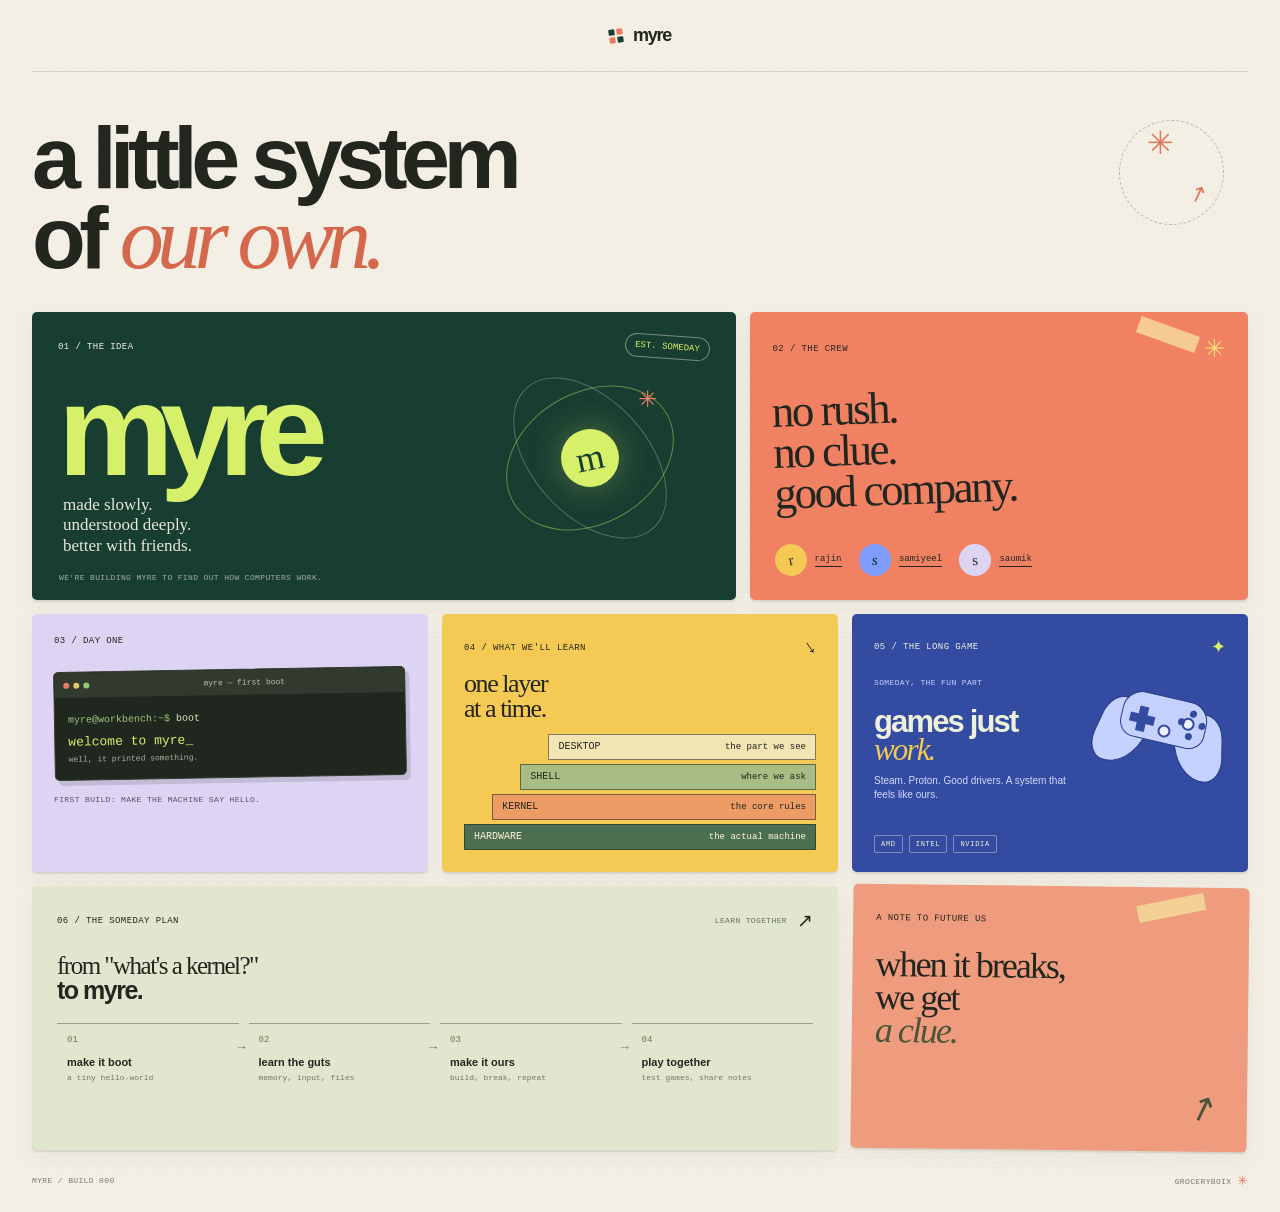
<file: site/index.html>
<!doctype html>
<html lang="en">
  <head>
    <meta charset="utf-8">
    <meta name="viewport" content="width=device-width, initial-scale=1">
    <meta name="theme-color" content="#f3efe4">
    <meta name="description" content="A playful vision board for myre, a computer project by groceryboix.">
    <title>myre os</title>
    <meta property="og:type" content="website">
    <meta property="og:title" content="myre os">
    <meta property="og:description" content="An Arch-based OS we're making to learn, test, and build together.">
    <meta property="og:image" content="https://myre-os.vercel.app/banner.png">
    <meta property="og:image:width" content="2644">
    <meta property="og:image:height" content="1692">
    <meta name="twitter:card" content="summary_large_image">
    <meta name="twitter:image" content="https://myre-os.vercel.app/banner.png">
    <link rel="icon" type="image/svg+xml" href="favicon.svg">
    <link rel="stylesheet" href="styles.css">
  </head>
  <body>
    <a class="skip-link" href="#board">skip to the board</a>
    <main class="page-shell">
      <header class="topbar">
        <a class="brand" href="#top" aria-label="myre home">
          <span class="brand-mark" aria-hidden="true"><i></i><i></i><i></i><i></i></span>
          <span>myre</span>
        </a>
      </header>

      <section class="intro" id="top" aria-labelledby="page-title">
        <h1 id="page-title">a little system<br>of <em>our own.</em></h1>
        <div class="intro-doodle" aria-hidden="true"><span>✳</span><span>↗</span></div>
      </section>

      <section class="board" id="board" aria-label="myre vision board">
        <article class="card manifesto">
          <div class="manifesto-top"><span class="card-index">01 / THE IDEA</span><span class="orbit-stamp">EST. SOMEDAY</span></div>
          <div class="manifesto-main">
            <h2>myre</h2>
            <p>made slowly.<br>understood deeply.<br>better with friends.</p>
          </div>
          <div class="boot-orbit" aria-hidden="true">
            <span class="orbit orbit-one"></span><span class="orbit orbit-two"></span>
            <span class="orbit-core">m</span><span class="orbit-spark">✳</span>
          </div>
          <p class="manifesto-foot">we're building myre to find out how computers work.</p>
        </article>

        <article class="card friends">
          <div class="card-topline"><span class="card-index">02 / THE CREW</span><span class="tiny-star" aria-hidden="true">✳</span></div>
          <p class="scribble">no rush.<br>no clue.<br>good company.</p>
          <nav class="crew-links" aria-label="groceryboix crew">
            <a class="crew-member" href="https://rajinkhan.com" target="_blank" rel="noopener noreferrer" aria-label="Rajin's website">
              <span class="avatar avatar-one" aria-hidden="true">R</span><span>rajin</span>
            </a>
            <a class="crew-member" href="https://samiyeelalim.com" target="_blank" rel="noopener noreferrer" aria-label="Samiyeel's website">
              <span class="avatar avatar-two" aria-hidden="true">S</span><span>samiyeel</span>
            </a>
            <a class="crew-member" href="https://saumik-kabbya.vercel.app/" target="_blank" rel="noopener noreferrer" aria-label="Saumik's website">
              <span class="avatar avatar-three" aria-hidden="true">S</span><span>saumik</span>
            </a>
          </nav>
          <span class="tape" aria-hidden="true"></span>
        </article>

        <article class="card first-boot">
          <div class="card-topline"><span class="card-index">03 / DAY ONE</span></div>
          <div class="terminal-window" aria-label="A tiny terminal showing the first myre boot">
            <div class="terminal-bar"><span></span><span></span><span></span><b>myre — first boot</b></div>
            <div class="terminal-content"><span class="terminal-muted">myre@workbench:~$</span> boot
              <strong>welcome to myre<span class="cursor">_</span></strong>
              <small>well, it printed something.</small>
            </div>
          </div>
          <p class="card-caption">first build: make the machine say hello.</p>
        </article>

        <article class="card layers">
          <div class="card-topline"><span class="card-index">04 / WHAT WE'LL LEARN</span><span class="layer-arrow" aria-hidden="true">↓</span></div>
          <h2>one layer<br>at a time.</h2>
          <ol class="layer-stack" aria-label="Learning path from desktop to hardware">
            <li class="layer layer-desktop">desktop <span>the part we see</span></li>
            <li class="layer layer-shell">shell <span>where we ask</span></li>
            <li class="layer layer-kernel">kernel <span>the core rules</span></li>
            <li class="layer layer-hardware">hardware <span>the actual machine</span></li>
          </ol>
        </article>

        <article class="card game-night">
          <div class="card-topline"><span class="card-index">05 / THE LONG GAME</span><span class="game-spark" aria-hidden="true">✦</span></div>
          <div class="controller-art" aria-hidden="true">
            <span class="controller-handle handle-left"></span><span class="controller-handle handle-right"></span>
            <span class="dpad"><i></i><b></b></span><span class="stick stick-one"></span><span class="stick stick-two"></span>
            <span class="button-cluster"><i></i><b></b><em></em><strong></strong></span>
            <span class="controller-seam"></span>
          </div>
          <p class="game-kicker">someday, the fun part</p>
          <h2>games just<br><em>work.</em></h2>
          <p class="game-copy">Steam. Proton. Good drivers. A system that feels like ours.</p>
          <div class="game-labels"><span>AMD</span><span>INTEL</span><span>NVIDIA</span></div>
        </article>

        <a class="card roadmap page-card-link" id="roadmap-card" href="learning.html" aria-labelledby="roadmap-title">
          <span class="card-topline">
            <span class="card-index">06 / THE SOMEDAY PLAN</span>
            <span class="roadmap-cue"><span class="roadmap-note">learn together</span><span class="roadmap-arrow" aria-hidden="true">↗</span></span>
          </span>
          <h2 id="roadmap-title">from "what's a kernel?"<br>to myre.</h2>
          <ol class="steps">
            <li><span class="step-number">01</span><span class="step-title">make it boot</span><span class="step-detail">a tiny hello-world</span></li>
            <li><span class="step-number">02</span><span class="step-title">learn the guts</span><span class="step-detail">memory, input, files</span></li>
            <li><span class="step-number">03</span><span class="step-title">make it ours</span><span class="step-detail">build, break, repeat</span></li>
            <li><span class="step-number">04</span><span class="step-title">play together</span><span class="step-detail">test games, share notes</span></li>
          </ol>
        </a>

        <article class="card sticky-note">
          <span class="card-index">A NOTE TO FUTURE US</span>
          <p>when it breaks,<br>we get<br><em>a clue.</em></p>
          <span class="note-mark" aria-hidden="true">↗</span>
          <span class="tape tape-note" aria-hidden="true"></span>
        </article>
      </section>

      <footer class="footer">
        <span>myre / build 000</span>
        <span>groceryboix <span class="footer-star">✳</span></span>
      </footer>
    </main>
  </body>
</html>
</file>
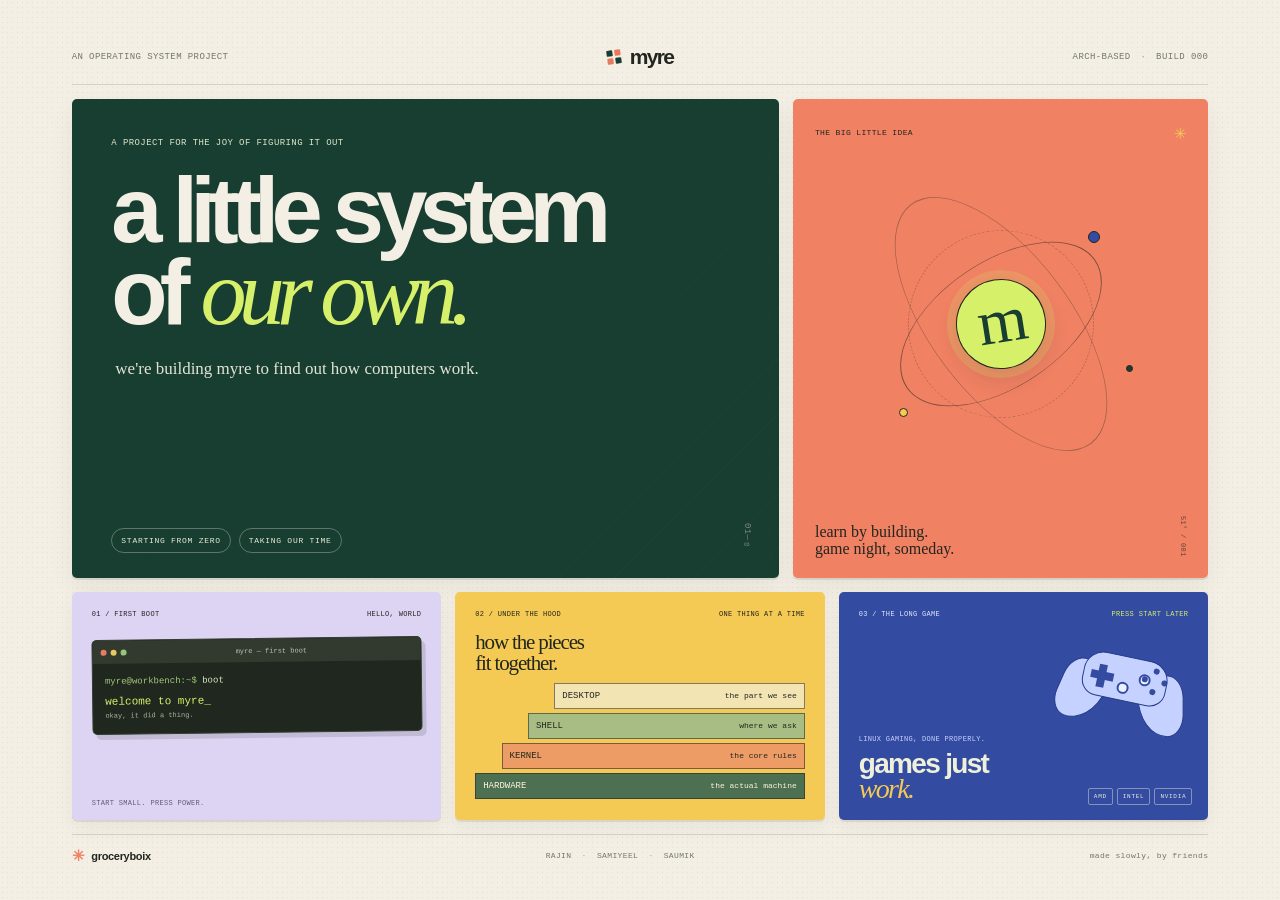
<file: site/banner.html>
<!doctype html>
<html lang="en">
  <head>
    <meta charset="utf-8">
    <meta name="viewport" content="width=device-width, initial-scale=1">
    <meta name="theme-color" content="#f3efe4">
    <meta name="description" content="myre, a little computer project by groceryboix.">
    <title>myre os</title>
    <link rel="icon" type="image/svg+xml" href="favicon.svg">
    <link rel="stylesheet" href="banner.css">
  </head>
  <body>
    <main class="poster">
      <header class="masthead">
        <p class="mast-note">an operating system project</p>
        <div class="wordmark" aria-label="myre">
          <span class="brand-mark" aria-hidden="true"><i></i><i></i><i></i><i></i></span>
          <span>myre</span>
        </div>
        <p class="mast-note mast-right">arch-based <span>·</span> build 000</p>
      </header>

      <section class="hero" aria-labelledby="banner-title">
        <article class="hero-copy">
          <p class="eyebrow">a project for the joy of figuring it out</p>
          <h1 id="banner-title">a little system<br>of <em>our own.</em></h1>
          <p class="lede">we're building myre to find out how computers work.</p>
          <div class="hero-tags"><span>starting from zero</span><span>taking our time</span></div>
          <span class="hero-index" aria-hidden="true">01—∞</span>
        </article>

        <aside class="orbit-card" aria-label="The myre project, learning now and gaming someday">
          <div class="card-meta"><span>THE BIG LITTLE IDEA</span><span>✳</span></div>
          <div class="orbit-art" aria-hidden="true">
            <span class="ring ring-one"></span>
            <span class="ring ring-two"></span>
            <span class="ring ring-three"></span>
            <span class="orbit-dot dot-one"></span>
            <span class="orbit-dot dot-two"></span>
            <span class="orbit-dot dot-three"></span>
            <span class="orbit-core"><span>m</span></span>
          </div>
          <p class="orbit-caption">learn by building.<br>game night, someday.</p>
          <span class="orbit-coordinate">51° / 001</span>
        </aside>
      </section>

      <section class="tiles" aria-label="What we're excited to build">
        <article class="tile boot-tile">
          <div class="tile-head"><span>01 / FIRST BOOT</span><span>HELLO, WORLD</span></div>
          <div class="terminal">
            <div class="terminal-bar"><i></i><i></i><i></i><b>myre — first boot</b></div>
            <div class="terminal-body"><span class="prompt">myre@workbench:~$</span> boot
              <strong>welcome to myre<span class="cursor">_</span></strong>
              <small>okay, it did a thing.</small>
            </div>
          </div>
          <p class="tile-caption">start small. press power.</p>
        </article>

        <article class="tile layers-tile">
          <div class="tile-head"><span>02 / UNDER THE HOOD</span><span>ONE THING AT A TIME</span></div>
          <h2>how the pieces<br>fit together.</h2>
          <ol class="layer-stack" aria-label="Learning path from desktop to hardware">
            <li class="layer layer-desktop">desktop <span>the part we see</span></li>
            <li class="layer layer-shell">shell <span>where we ask</span></li>
            <li class="layer layer-kernel">kernel <span>the core rules</span></li>
            <li class="layer layer-hardware">hardware <span>the actual machine</span></li>
          </ol>
        </article>

        <article class="tile play-tile">
          <div class="tile-head"><span>03 / THE LONG GAME</span><span>PRESS START LATER</span></div>
          <div class="controller" aria-hidden="true">
            <span class="pad-handle pad-left"></span><span class="pad-handle pad-right"></span>
            <span class="pad-center"></span>
            <span class="dpad"></span>
            <span class="stick stick-left"></span><span class="stick stick-right"></span>
            <span class="buttons"><i></i><b></b><em></em><strong></strong></span>
          </div>
          <p class="play-kicker">linux gaming, done properly.</p>
          <h2>games just<br><em>work.</em></h2>
          <div class="gpu-tags"><span>AMD</span><span>INTEL</span><span>NVIDIA</span></div>
        </article>
      </section>

      <footer class="credits">
        <div class="credit-team"><span class="credit-mark" aria-hidden="true">✳</span><span>groceryboix</span></div>
        <p>rajin <i>·</i> samiyeel <i>·</i> saumik</p>
        <span class="credit-note">made slowly, by friends</span>
      </footer>
    </main>
  </body>
</html>
</file>
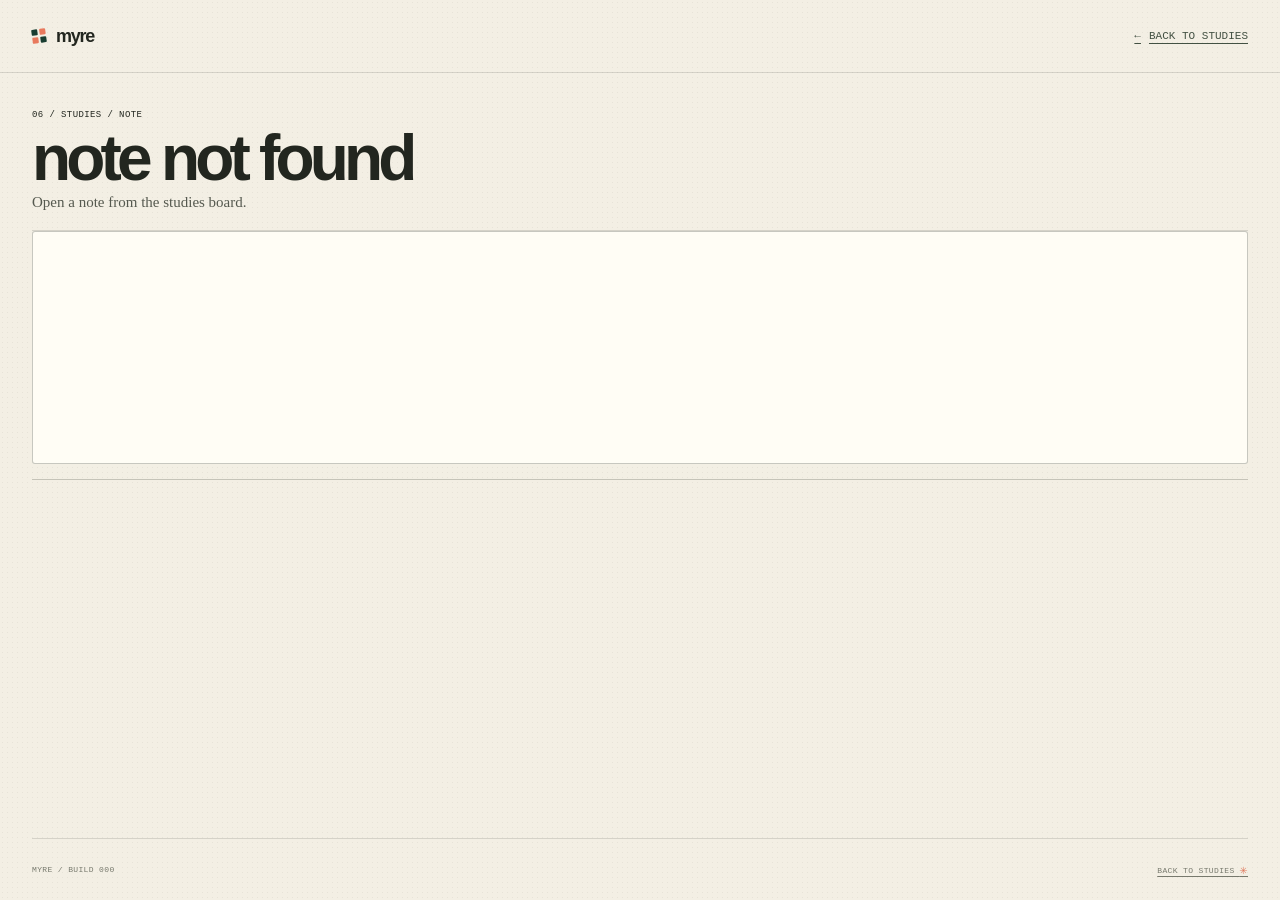
<file: site/note.html>
<!doctype html>
<html lang="en">
  <head>
    <meta charset="utf-8">
    <meta name="viewport" content="width=device-width, initial-scale=1">
    <meta name="theme-color" content="#f3efe4">
    <meta name="description" content="A note from the myre studies board.">
    <title>myre os</title>
    <link rel="icon" type="image/svg+xml" href="favicon.svg">
    <link rel="stylesheet" href="styles.css">
  </head>
  <body class="learning-page note-page">
    <a class="skip-link" href="#main">skip to note</a>
    <header class="learning-page-header">
      <div class="page-shell learning-topbar">
        <a class="brand" href="index.html#top" aria-label="myre home">
          <span class="brand-mark" aria-hidden="true"><i></i><i></i><i></i><i></i></span>
          <span>myre</span>
        </a>
        <a class="back-link" href="learning.html#crew-library-heading"><span aria-hidden="true">←</span> back to studies</a>
      </div>
    </header>

    <main class="page-shell learning-main note-main" id="main">
      <header class="studies-heading">
        <span class="card-index">06 / STUDIES / NOTE</span>
        <h1 id="note-title">opening note</h1>
        <p id="note-source">Loading from the shared board.</p>
      </header>
      <article class="markdown-viewer note-article" aria-labelledby="note-title">
        <div class="markdown-body" id="markdown-body"></div>
      </article>
      <p class="learning-status" id="note-status" role="status" aria-live="polite"></p>
    </main>

    <footer class="footer learning-page-footer page-shell">
      <span>myre / build 000</span>
      <span><a href="learning.html">back to studies <span class="footer-star" aria-hidden="true">✳</span></a></span>
    </footer>
    <script type="module" src="note.js"></script>
  </body>
</html>
</file>
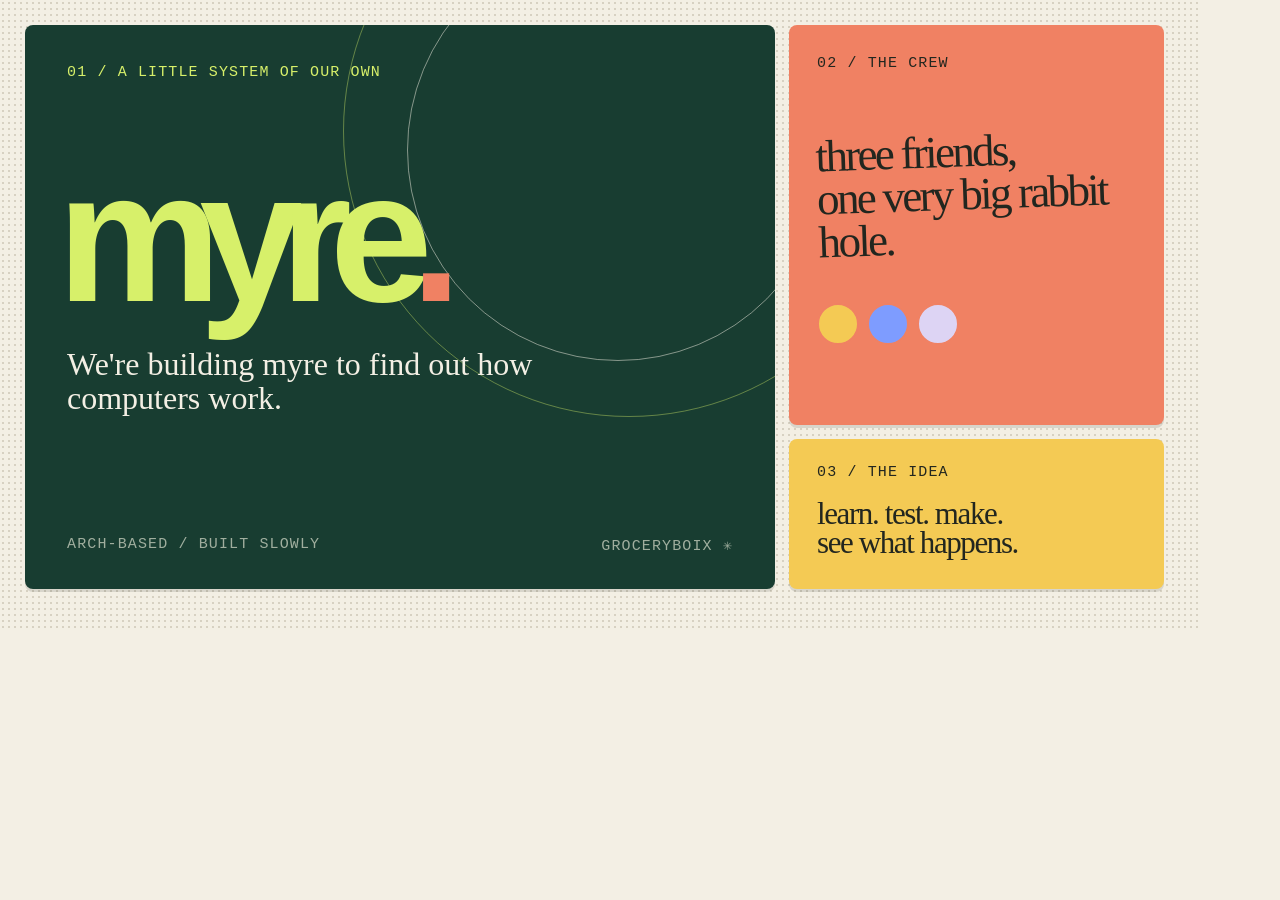
<file: site/og.html>
<!doctype html>
<html lang="en">
<head>
  <meta charset="utf-8">
  <meta name="viewport" content="width=device-width, initial-scale=1">
  <title>myre os</title>
  <style>
    * { box-sizing: border-box; }
    html, body { width: 1200px; height: 630px; margin: 0; }
    body { overflow: hidden; color: #f3efe4; background: #f3efe4; font-family: "Avenir Next", "Segoe UI", sans-serif; }
    .frame { position: relative; width: 1200px; height: 630px; padding: 25px; background-image: radial-gradient(#d7d1c2 .75px, transparent .75px); background-size: 6px 6px; }
    .board { display: grid; grid-template-columns: 750px 375px; grid-template-rows: 400px 150px; gap: 14px; width: 100%; height: 100%; }
    .hero, .crew, .step, .tag { position: relative; overflow: hidden; border-radius: 8px; box-shadow: 0 3px 0 #22261f21; }
    .hero { grid-row: span 2; padding: 37px 42px; background: #183d31; }
    .hero::before { position: absolute; right: -140px; top: -180px; width: 570px; height: 570px; content: ""; border: 1px solid #d7f06a66; border-radius: 50%; }
    .hero::after { position: absolute; right: -54px; top: -86px; width: 420px; height: 420px; content: ""; border: 1px solid #f3efe480; border-radius: 50%; }
    .eyebrow, .footer, .small { font: 15px "SF Mono", "Liberation Mono", monospace; letter-spacing: .075em; text-transform: uppercase; }
    .eyebrow { color: #d7f06a; }
    h1 { position: relative; z-index: 1; margin: 90px 0 0 -10px; color: #d7f06a; font-size: 185px; line-height: .72; letter-spacing: -.12em; font-weight: 700; }
    .subtitle { position: relative; z-index: 1; width: 470px; margin: 44px 0 0; font: 32px/1.05 "Iowan Old Style", Georgia, serif; }
    .footer { position: absolute; right: 42px; bottom: 34px; left: 42px; display: flex; justify-content: space-between; color: #e6e9d7a8; }
    .crew { padding: 28px; color: #22261f; background: #f08163; }
    .crew h2 { margin: 58px 0 0; font: 45px/.95 "Iowan Old Style", Georgia, serif; letter-spacing: -.06em; transform: rotate(-2deg); }
    .crew .small { color: #22261f; }
    .dots { display: flex; gap: 8px; margin-top: 45px; }
    .dots i { width: 42px; height: 42px; border: 2px solid #f08163; border-radius: 50%; background: #f4ca54; }
    .dots i:nth-child(2) { background: #7e9cff; }
    .dots i:nth-child(3) { background: #ddd4f4; }
    .step { padding: 23px 28px; color: #22261f; background: #f4ca54; }
    .step p { margin: 18px 0 0; font: 31px/.95 "Iowan Old Style", Georgia, serif; letter-spacing: -.045em; }
  </style>
</head>
<body>
  <main class="frame">
    <div class="board">
      <section class="hero">
        <span class="eyebrow">01 / A LITTLE SYSTEM OF OUR OWN</span>
        <h1>myre<span style="color:#f08163">.</span></h1>
        <p class="subtitle">We're building myre to find out how computers work.</p>
        <div class="footer"><span>ARCH-BASED / BUILT SLOWLY</span><span>GROCERYBOIX ✳</span></div>
      </section>
      <section class="crew">
        <span class="small">02 / THE CREW</span>
        <h2>three friends,<br>one very big rabbit hole.</h2>
        <div class="dots" aria-hidden="true"><i></i><i></i><i></i></div>
      </section>
      <section class="step">
        <span class="small">03 / THE IDEA</span>
        <p>learn. test. make.<br>see what happens.</p>
      </section>
    </div>
  </main>
</body>
</html>
</file>
<file: site/styles.css>
:root {
  color-scheme: light;
  --paper: #f3efe4;
  --ink: #22261f;
  --muted: #686b5e;
  --green: #183d31;
  --lime: #d7f06a;
  --coral: #f08163;
  --blue: #7e9cff;
  --lavender: #ddd4f4;
  --yellow: #f4ca54;
  --line: rgb(34 38 31 / 14%);
  --mono: "SF Mono", "Cascadia Code", "Liberation Mono", monospace;
  --sans: "Avenir Next", "Segoe UI", sans-serif;
  --serif: "Iowan Old Style", "Palatino Linotype", "Book Antiqua", Georgia, serif;
}

* { box-sizing: border-box; }
[hidden] { display: none !important; }

html { scroll-behavior: smooth; }

body {
  margin: 0;
  color: var(--ink);
  background-color: var(--paper);
  background-image: radial-gradient(rgb(35 39 30 / 6%) 0.55px, transparent 0.55px);
  background-size: 5px 5px;
  font-family: var(--sans);
  -webkit-font-smoothing: antialiased;
}

a { color: inherit; }

.page-shell {
  width: min(1240px, calc(100% - 64px));
  margin-inline: auto;
}

.topbar {
  position: relative;
  min-height: 72px;
  display: flex;
  align-items: center;
  justify-content: center;
  border-bottom: 1px solid var(--line);
  font-family: var(--mono);
  font-size: 10px;
  letter-spacing: .04em;
  text-transform: uppercase;
}

.brand { display: inline-flex; align-items: center; text-decoration: none; }
.brand { gap: 10px; font-family: var(--sans); font-size: 18px; font-weight: 700; letter-spacing: -.07em; text-transform: lowercase; }
.brand-mark { display: grid; grid-template-columns: repeat(2, 6px); gap: 2px; transform: rotate(-8deg); }
.brand-mark i { width: 6px; height: 6px; background: var(--green); border-radius: 1px; }
.brand-mark i:nth-child(2), .brand-mark i:nth-child(3) { background: #e8795d; }
.intro {
  position: relative;
  min-height: 240px;
  padding: 46px 0 32px;
}

.card-index, .game-kicker, .roadmap-note, .footer, .card-caption, .game-labels, .manifesto-foot {
  font-family: var(--mono);
  text-transform: uppercase;
  letter-spacing: .045em;
}

h1, h2, p { margin-top: 0; }
.intro h1 { margin: 0; font-size: clamp(48px, 7.2vw, 88px); line-height: .91; font-weight: 600; letter-spacing: -.075em; }
.intro h1 em, .game-night h2 em { color: #d5684c; font-family: var(--serif); font-weight: 500; }
.intro-doodle { position: absolute; right: 2%; top: 48px; width: 105px; height: 105px; border: 1px dashed rgb(34 38 31 / 28%); border-radius: 50%; color: #e0785c; }
.intro-doodle span:first-child { position: absolute; top: 3px; left: 27px; font-size: 32px; }
.intro-doodle span:last-child { position: absolute; right: 16px; bottom: 16px; font: 22px var(--mono); transform: rotate(-20deg); }

.board { display: grid; grid-template-columns: repeat(12, minmax(0, 1fr)); gap: 14px; align-items: stretch; }
.card { min-width: 0; position: relative; overflow: hidden; border-radius: 5px; padding: 22px; box-shadow: 0 2px 0 rgb(34 38 31 / 9%), 0 8px 20px rgb(34 38 31 / 5%); transition: transform 180ms cubic-bezier(.2, 0, 0, 1), box-shadow 180ms cubic-bezier(.2, 0, 0, 1); }
.card-index { font-size: 9px; font-weight: 500; }
.card-topline { display: flex; align-items: center; justify-content: space-between; gap: 12px; }

@media (hover: hover) {
  .card:hover { transform: translateY(-3px) rotate(-.2deg); box-shadow: 0 4px 0 rgb(34 38 31 / 9%), 0 14px 27px rgb(34 38 31 / 9%); }
  .sticky-note:hover { transform: translateY(-3px) rotate(-.5deg); }
}

.manifesto { grid-column: span 7; min-height: 288px; padding: 23px 26px 19px; color: #f3efe4; background: var(--green); }
.manifesto::after { position: absolute; inset: 0; content: ""; pointer-events: none; opacity: .18; background: repeating-linear-gradient(135deg, transparent 0 17px, rgb(243 239 228 / 8%) 17px 18px); mask-image: linear-gradient(120deg, transparent 10%, black 100%); }
.manifesto-top { position: relative; z-index: 1; display: flex; justify-content: space-between; align-items: center; }
.orbit-stamp { padding: 6px 9px; border: 1px solid rgb(243 239 228 / 44%); border-radius: 100px; color: var(--lime); font: 9px var(--mono); transform: rotate(4deg); }
.manifesto-main { position: relative; z-index: 1; margin-top: 23px; }
.manifesto-main h2 { margin: 0; color: var(--lime); font-size: clamp(82px, 11vw, 130px); font-weight: 700; letter-spacing: -.105em; line-height: .75; }
.manifesto-main p { margin: 15px 0 0 5px; color: #e6e9d7; font: 17px/1.23 var(--serif); }
.manifesto-foot { position: absolute; z-index: 1; left: 27px; bottom: 18px; margin: 0; color: rgb(243 239 228 / 64%); font-size: 8px; }
.boot-orbit { position: absolute; z-index: 1; right: 8%; top: 71px; width: 178px; height: 150px; }
.orbit { position: absolute; display: block; inset: 9px 0; border: 1px solid rgb(215 240 106 / 42%); border-radius: 50%; transform: rotate(-30deg); }
.orbit-two { inset: 17px -6px; border-color: rgb(243 239 228 / 29%); transform: rotate(48deg); }
.orbit-core { position: absolute; top: 50%; left: 50%; width: 58px; height: 58px; display: grid; place-items: center; border-radius: 50%; color: var(--green); background: var(--lime); font: 36px var(--serif); transform: translate(-50%, -50%) rotate(-12deg); box-shadow: 0 0 35px rgb(215 240 106 / 30%); }
.orbit-spark { position: absolute; top: 3px; right: 22px; color: var(--coral); font-size: 23px; }

.friends { grid-column: span 5; min-height: 288px; background: var(--coral); padding: 22px 23px; }
.friends .tiny-star { color: #f7da77; font-size: 25px; }
.scribble { margin: 21px 0 15px; font: 500 clamp(28px, 4vw, 45px)/.91 var(--serif); letter-spacing: -.055em; transform: rotate(-2deg); }
.crew-links { display: flex; align-items: center; gap: clamp(8px, 1.2vw, 16px); position: absolute; left: 23px; right: 20px; bottom: 20px; }
.crew-member { min-width: 0; min-height: 40px; display: inline-flex; align-items: center; gap: 6px; color: var(--ink); font: 9px var(--mono); text-decoration: none; text-transform: lowercase; }
.crew-member span:last-child { border-bottom: 1px solid currentColor; padding-bottom: 2px; }
.crew-member:focus-visible { border-radius: 2px; outline: 2px solid var(--green); outline-offset: 3px; }
.avatar { flex: 0 0 36px; display: grid; place-items: center; width: 36px; height: 36px; border: 2px solid var(--coral); border-radius: 50%; color: var(--ink); font: 15px var(--serif); }
.avatar-one { background: var(--yellow); transform: rotate(-11deg); }
.avatar-two { background: var(--blue); transform: rotate(7deg); }
.avatar-three { background: var(--lavender); transform: rotate(-4deg); }
.tape { position: absolute; top: 14px; right: 49px; width: 62px; height: 17px; background: rgb(249 230 169 / 72%); transform: rotate(20deg); }

.first-boot { grid-column: span 4; min-height: 249px; background: var(--lavender); }
.terminal-window { margin-top: 23px; overflow: hidden; border: 1px solid #343c31; border-radius: 5px; color: #d8e9bf; background: #20271f; box-shadow: 4px 5px 0 rgb(31 37 28 / 14%); transform: rotate(-1deg); }
.terminal-bar { min-height: 25px; display: flex; align-items: center; gap: 4px; padding: 0 9px; background: #323a30; }
.terminal-bar span { width: 6px; height: 6px; border-radius: 50%; background: #e57d64; }
.terminal-bar span:nth-child(2) { background: #e7c85c; }
.terminal-bar span:nth-child(3) { background: #94c776; }
.terminal-bar b { margin-inline: auto; color: #bbc1b4; font: 8px var(--mono); }
.terminal-content { padding: 15px 13px 13px; font: 10px/1.6 var(--mono); }
.terminal-muted { color: #a2c77b; }
.terminal-content strong, .terminal-content small { display: block; }
.terminal-content strong { margin-top: 4px; color: var(--lime); font-size: 13px; font-weight: 500; }
.terminal-content small { color: #aab3a1; font-size: 8px; }
.cursor { animation: blink 1.1s steps(2, start) infinite; }
.card-caption { margin: 17px 0 0; color: #565268; font-size: 8px; }

.layers { grid-column: span 4; min-height: 249px; background: var(--yellow); }
.layers h2 { margin: 12px 0; font: 500 26px/.98 var(--serif); letter-spacing: -.055em; }
.layer-arrow { font: 20px var(--mono); transform: rotate(-35deg); }
.layer-stack { display: grid; gap: 4px; width: 100%; margin: 0; padding: 0; list-style: none; }
.layer { display: flex; align-items: center; justify-content: space-between; gap: 8px; min-height: 26px; padding: 4px 9px; border: 1px solid rgb(34 38 31 / 55%); font: 10px/1.2 var(--mono); text-transform: uppercase; }
.layer span { font-size: 9px; text-align: right; text-transform: none; }
.layer-desktop { width: 76%; margin-left: 24%; background: #f3e4b3; }
.layer-shell { width: 84%; margin-left: 16%; background: #a8bd84; }
.layer-kernel { width: 92%; margin-left: 8%; background: #ed9c66; }
.layer-hardware { color: #fff7da; background: #4d6f52; }
.page-card-link { display: block; color: inherit; text-decoration: none; }
.page-card-link:focus-visible { outline: 2px solid var(--green); outline-offset: 4px; }
.roadmap-cue { display: inline-flex; align-items: center; gap: 10px; }
.roadmap-arrow { display: inline-block; font: 19px var(--mono); transition: transform 180ms ease; }
.page-card-link:hover .roadmap-arrow { transform: translate(2px, -2px); }
.learning-page-header { border-bottom: 1px solid var(--line); }
.learning-topbar { min-height: 72px; display: flex; align-items: center; justify-content: space-between; gap: 16px; }
.back-link { min-height: 44px; display: inline-flex; align-items: center; gap: 8px; color: #435143; font: 9px var(--mono); text-decoration-thickness: 1px; text-underline-offset: 4px; text-transform: uppercase; }
.back-link:focus-visible, .learning-page-footer a:focus-visible, .plain-button:focus-visible, .study-access input:focus-visible, .study-access select:focus-visible, .study-access button:focus-visible { outline: 2px solid var(--green); outline-offset: 3px; }
.learning-main { padding-block: 30px 12px; }
.studies-heading { padding-bottom: 18px; border-bottom: 1px solid var(--line); }
.studies-heading h1 { margin: 7px 0 3px; font-size: clamp(40px, 5vw, 64px); line-height: .95; font-weight: 600; letter-spacing: -.075em; }
.studies-heading p { margin: 0; color: #55594f; font: 15px/1.35 var(--serif); }
.study-access { display: flex; align-items: center; flex-wrap: wrap; gap: 10px 18px; padding-block: 12px; border-bottom: 1px solid var(--line); }
.study-access p { flex: 1 1 250px; margin: 0; color: #55594f; font: 10px/1.4 var(--sans); }
.study-access form, .signed-in { display: flex; align-items: center; flex-wrap: wrap; gap: 7px; }
.study-access label, .signed-in { color: var(--ink); font: 10px var(--mono); }
.study-access input, .study-access select { min-height: 44px; min-width: min(150px, 100%); padding: 8px 10px; border: 1px solid rgb(34 38 31 / 40%); border-radius: 3px; background: #fffaf0; color: var(--ink); font: 12px var(--sans); }
.study-access .field-error { flex-basis: 100%; }
.study-access .pin-button { min-height: 44px; margin: 0; }
.signed-in button { min-height: 40px; padding-inline: 9px; border: 1px solid rgb(34 38 31 / 35%); border-radius: 3px; color: var(--ink); background: #fffaf0; font: 9px var(--mono); cursor: pointer; }
.learning-content { padding-block: 18px 4px; }
.learning-page .learning-section { min-width: 0; padding: 18px; border: 1px solid rgb(34 38 31 / 20%); border-radius: 4px; background: rgb(255 250 233 / 80%); }
.learning-page .learning-section h2 { margin: 0; font: 500 22px/1.05 var(--serif); letter-spacing: -.04em; }
.learning-section-note { color: rgb(34 38 31 / 72%); font-size: 11px; line-height: 1.5; }
.learning-columns { display: grid; grid-template-columns: 1fr; gap: 14px; margin-top: 18px; }
.learning-section { min-width: 0; }
.learning-page .learning-columns { margin-top: 14px; }
.learning-section h2 { margin: 0; font: 600 13px var(--sans); letter-spacing: -.02em; }
.learning-section-note { margin: 4px 0 12px; font-size: 10px; }
.video-fields { display: grid; gap: 9px; }
.field-group { display: grid; gap: 4px; min-width: 0; }
.field-group label { font: 9px var(--mono); text-transform: uppercase; letter-spacing: .04em; }
.field-group label span { color: rgb(34 38 31 / 65%); text-transform: lowercase; }
.field-group input, .field-group select, .field-group textarea { width: 100%; min-height: 40px; padding: 9px 10px; border: 1px solid rgb(34 38 31 / 40%); border-radius: 3px; color: var(--ink); background: rgb(255 250 233 / 82%); font: 11px var(--sans); }
.field-group textarea { min-height: 110px; resize: vertical; line-height: 1.5; }
.field-group input::placeholder { color: #666557; opacity: 1; }
.field-group input:focus-visible, .field-group select:focus-visible, .field-group textarea:focus-visible, .pin-button:focus-visible, .video-remove:focus-visible, .lesson-link:focus-visible, .progress-person input:focus-visible, .task-control:focus-visible, .task-remove:focus-visible { outline: 2px solid var(--green); outline-offset: 2px; }
.field-group small { color: #55594f; font: 9px/1.4 var(--sans); }
.field-group .field-error { color: #743723; }
.field-group input[aria-invalid="true"] { border-color: #743723; }
.pin-button { min-height: 42px; margin-top: 9px; padding: 0 14px; border: 1px solid var(--green); border-radius: 3px; color: var(--paper); background: var(--green); font: 9px var(--mono); letter-spacing: .04em; text-transform: uppercase; cursor: pointer; }
.pin-button:active, .video-remove:active { transform: translateY(1px); }
.video-list { display: grid; grid-template-columns: repeat(auto-fit, minmax(min(100%, 225px), 1fr)); gap: 10px; margin-top: 12px; }
.empty-videos { margin: 0; padding: 13px; border: 1px dashed rgb(34 38 31 / 40%); color: #535547; font: 10px/1.5 var(--sans); }
.video-item, .lesson-item { min-width: 0; padding: 9px; border: 1px solid rgb(34 38 31 / 26%); border-radius: 3px; background: rgb(255 247 214 / 55%); }
.video-thumb { position: relative; display: block; overflow: hidden; aspect-ratio: 16 / 9; border: 1px solid rgb(34 38 31 / 30%); background: #e5d7a7; }
.video-thumb:focus-visible { outline: 2px solid var(--green); outline-offset: 2px; }
.video-thumb::after { position: absolute; inset: 0; display: grid; place-items: center; content: "▶"; color: white; font-size: 23px; text-shadow: 0 1px 4px rgb(0 0 0 / 75%); pointer-events: none; }
.video-thumb img { display: block; width: 100%; height: 100%; object-fit: cover; }
.video-item-heading { display: flex; align-items: flex-start; justify-content: space-between; gap: 8px; margin-top: 8px; }
.video-item-heading h3, .lesson-item h4 { margin: 0; font: 600 11px/1.3 var(--sans); overflow-wrap: anywhere; }
.video-remove { flex: 0 0 auto; min-width: 42px; min-height: 30px; padding: 3px; border: 0; color: #535547; background: transparent; font: 8px var(--mono); text-decoration: underline; cursor: pointer; }
.progress-checks { min-width: 0; margin: 8px 0 0; padding: 7px 0 0; border: 0; border-top: 1px solid rgb(34 38 31 / 20%); }
.progress-checks legend { padding: 0 5px 0 0; color: #57594e; font: 8px var(--mono); text-transform: uppercase; letter-spacing: .04em; }
.progress-people { display: grid; grid-template-columns: repeat(3, minmax(0, 1fr)); gap: 3px; }
.progress-person { display: flex; min-width: 0; min-height: 44px; align-items: center; gap: 4px; padding: 3px; border-radius: 2px; font: 8px var(--mono); text-transform: lowercase; cursor: pointer; }
.progress-person input { flex: 0 0 16px; width: 16px; height: 16px; margin: 0; accent-color: var(--green); }
.progress-person span { min-width: 0; overflow-wrap: anywhere; }
.lesson-folders { display: grid; grid-template-columns: repeat(3, minmax(0, 1fr)); gap: 12px; }
.lesson-folder { min-width: 0; }
.lesson-folder-heading { display: flex; align-items: baseline; flex-wrap: wrap; justify-content: space-between; gap: 4px 10px; margin-bottom: 7px; }
.lesson-folder-heading h3 { margin: 0; font: 600 11px var(--sans); }
.lesson-list { display: grid; gap: 7px; }
.lesson-item h4 { font-size: 10px; }
.lesson-item p { margin: 4px 0 0; color: rgb(34 38 31 / 76%); font-size: 9px; line-height: 1.4; }
.lesson-link { display: inline-flex; min-height: 36px; align-items: center; margin-top: 4px; color: #253e2d; font: 8px var(--mono); text-transform: uppercase; text-underline-offset: 2px; }
.note-form { display: grid; gap: 9px; max-width: 700px; margin: 12px 0 16px; padding: 11px; border: 1px dashed rgb(34 38 31 / 32%); border-radius: 3px; background: rgb(255 247 214 / 42%); }
.note-fields { display: grid; grid-template-columns: minmax(0, 1fr) minmax(120px, .55fr); gap: 9px; }
.note-actions, .note-item-actions { display: flex; flex-wrap: wrap; gap: 7px; }
.note-actions .pin-button { margin: 0; }
.plain-button { min-height: 36px; padding: 5px 10px; border: 1px solid rgb(34 38 31 / 35%); border-radius: 3px; color: var(--ink); background: #fffaf0; font: 9px var(--mono); text-decoration: none; cursor: pointer; }
.note-item-actions { margin-block: 8px; }
.learning-status { margin: 15px 0 0; padding-top: 10px; border-top: 1px solid rgb(34 38 31 / 22%); color: #55594f; font: 8px/1.5 var(--mono); }
.kanban { margin-top: 24px; padding-top: 16px; border-top: 1px solid rgb(34 38 31 / 28%); }
.kanban-heading { display: flex; flex-wrap: wrap; align-items: flex-start; justify-content: space-between; gap: 10px 20px; }
.kanban-heading h2 { margin: 0; font: 500 21px/1.05 var(--serif); letter-spacing: -.035em; }
.kanban-heading p { margin: 5px 0 0; color: #55594f; font-size: 10px; line-height: 1.4; }
.assignee-key { display: flex; flex-wrap: wrap; gap: 6px 13px; margin: 1px 0 0; padding: 0; list-style: none; }
.assignee-key li { display: inline-flex; min-height: 24px; align-items: center; gap: 5px; font: 8px var(--mono); text-transform: lowercase; }
.assignee-dot { width: 9px; height: 9px; border: 1px solid rgb(34 38 31 / 35%); border-radius: 50%; }
.assignee-rajin { --assignee-color: #ef9b7e; }
.assignee-samiyeel { --assignee-color: #91a8f2; }
.assignee-saumik { --assignee-color: #c6b8e6; }
.assignee-dot.assignee-rajin, .assignee-dot.assignee-samiyeel, .assignee-dot.assignee-saumik { background: var(--assignee-color); }
.task-form { display: grid; grid-template-columns: minmax(0, 1fr) minmax(155px, .42fr) auto; align-items: end; gap: 9px; margin-top: 13px; padding: 12px; border: 1px dashed rgb(34 38 31 / 32%); border-radius: 3px; background: rgb(255 250 233 / 48%); }
.task-form .pin-button { min-width: 88px; margin: 0; }
.kanban-columns { display: grid; grid-template-columns: repeat(3, minmax(0, 1fr)); gap: 10px; margin-top: 14px; }
.kanban-column { min-width: 0; padding: 10px; border: 1px solid rgb(34 38 31 / 20%); border-radius: 3px; background: rgb(255 250 233 / 48%); }
.kanban-column h3 { display: flex; align-items: center; justify-content: space-between; gap: 8px; margin: 0 0 9px; padding-bottom: 8px; border-bottom: 1px solid rgb(34 38 31 / 20%); font: 9px var(--mono); text-transform: uppercase; letter-spacing: .035em; }
.task-count { display: grid; min-width: 22px; min-height: 22px; place-items: center; border-radius: 50%; color: #4d5949; background: #e1e7ce; font-size: 8px; }
.kanban-task-list { display: grid; align-content: start; gap: 7px; min-height: 64px; }
.empty-column { align-self: center; margin: auto 0; padding: 14px 4px; color: #6a6b60; font: 9px/1.4 var(--mono); text-align: center; }
.kanban-task { min-width: 0; padding: 9px; border: 1px solid rgb(34 38 31 / 22%); border-inline-start: 4px solid var(--assignee-color, #77796d); border-radius: 3px; background: #fffdf5; }
.kanban-task.assignee-rajin { background: #fff0e9; }
.kanban-task.assignee-samiyeel { background: #edf1ff; }
.kanban-task.assignee-saumik { background: #f3effb; }
.kanban-task-title { margin: 0; font-size: 10px; line-height: 1.4; overflow-wrap: anywhere; }
.task-owner { display: inline-block; margin-top: 7px; color: #55594f; font: 8px var(--mono); }
.kanban-task-controls { display: grid; grid-template-columns: minmax(0, 1fr) minmax(0, 1.1fr) 42px; gap: 5px; margin-top: 8px; }
.task-control { width: 100%; min-width: 0; min-height: 38px; padding: 5px 6px; border: 1px solid rgb(34 38 31 / 27%); border-radius: 2px; color: var(--ink); background: rgb(255 250 233 / 85%); font: 8px var(--mono); }
.task-assignee { border-inline-start: 3px solid var(--assignee-color, #77796d); }
.task-assignee[data-assignee="rajin"] { --assignee-color: #ef9b7e; }
.task-assignee[data-assignee="samiyeel"] { --assignee-color: #91a8f2; }
.task-assignee[data-assignee="saumik"] { --assignee-color: #c6b8e6; }
.task-remove { min-width: 42px; min-height: 38px; padding: 4px; border: 1px solid rgb(34 38 31 / 27%); border-radius: 2px; color: #59463d; background: rgb(255 250 233 / 85%); font: 8px var(--mono); text-decoration: underline; cursor: pointer; }
.visually-hidden { position: absolute; width: 1px; height: 1px; overflow: hidden; clip: rect(0, 0, 0, 0); clip-path: inset(50%); white-space: nowrap; }
.learning-page .kanban { margin-top: 20px; padding: 18px; border: 1px solid rgb(34 38 31 / 20%); border-radius: 4px; background: #e8edda; }
.learning-page-footer { margin-top: 12px; border-top: 1px solid var(--line); }
.learning-page-footer a { color: inherit; text-underline-offset: 3px; }
.skip-link { position: absolute; z-index: 10; inset-inline-start: -9999px; top: 8px; padding: 10px 12px; border: 2px solid var(--green); border-radius: 3px; color: var(--ink); background: var(--paper); font: 10px var(--mono); }
.skip-link:focus { inset-inline-start: 16px; }

/* Studies keeps the board's visual language, with a calmer form and reading surface. */
.learning-page { min-height: 100vh; display: flex; flex-direction: column; }
.learning-page-header { flex: 0 0 auto; }
.learning-page .learning-main { flex: 1 0 auto; width: min(1240px, calc(100% - 64px)); }
.learning-page .learning-page-footer { flex: 0 0 auto; width: min(1240px, calc(100% - 64px)); }
.learning-page .study-access { display: grid; grid-template-columns: minmax(0, 1fr) auto; align-items: center; gap: 14px 24px; padding-block: 20px; }
.learning-page .study-access p { font-size: 14px; line-height: 1.5; }
.study-access form { display: grid; grid-template-columns: minmax(170px, 1fr) minmax(170px, 1fr) auto; align-items: end; gap: 10px; width: min(100%, 560px); }
.sign-in-field { display: grid; min-width: 0; gap: 6px; }
.sign-in-field label { font: 11px var(--mono); }
.study-access .sign-in-field input, .study-access .sign-in-field select { width: 100%; min-width: 0; min-height: 44px; font-size: 16px; }
.study-access form .pin-button { min-height: 44px; white-space: nowrap; }
.study-access .field-error { grid-column: 2; margin: -3px 0 0; color: #743723; font: 12px/1.4 var(--sans); }
.study-access #retry-button { justify-self: end; min-height: 44px; font-size: 11px; }
.study-access .signed-in { justify-self: end; gap: 7px; font-size: 12px; }
.study-access .signed-in button { min-height: 44px; padding-inline: 7px; font-size: 11px; }
.learning-status { font-size: 11px; }
.learning-page .learning-section-note, .learning-page .kanban-heading p { font-size: 13px; }
.learning-page .field-group label, .learning-page .field-group small, .learning-page .progress-checks legend { font-size: 11px; }
.learning-page .field-group input, .learning-page .field-group select, .learning-page .field-group textarea { font-size: 14px; }
.learning-page .field-group textarea { line-height: 1.55; }
.learning-page .pin-button, .learning-page .plain-button, .learning-page .video-remove, .learning-page .task-remove { font-size: 11px; }
.learning-page .video-item-heading h3, .learning-page .lesson-item h4, .learning-page .kanban-task-title { font-size: 13px; }
.learning-page .progress-person, .learning-page .task-owner, .learning-page .lesson-item p, .learning-page .assignee-key li { font-size: 11px; }
.learning-page .task-control { font-size: 12px; }
.learning-page .lesson-folder-heading h3 { font-size: 13px; }
.learning-page .lesson-link { font-size: 10px; }
.learning-page .back-link { font-size: 11px; }
.learning-page .kanban-column h3 { font-size: 11px; }
.learning-page .empty-videos, .learning-page .empty-column { font-size: 12px; }
.crew-library { margin-top: 14px; }
.crew-notebooks { display: grid; grid-template-columns: repeat(3, minmax(0, 1fr)); gap: 12px; }
.crew-notebook { min-width: 0; padding: 12px; border: 1px solid rgb(34 38 31 / 25%); border-radius: 3px; background: rgb(255 247 214 / 55%); }
.crew-notebook h3 { margin: 0 0 10px; font: 600 16px var(--sans); text-transform: lowercase; }
.crew-notebook-list { display: grid; gap: 7px; }
.crew-note { display: block; width: 100%; min-height: 52px; padding: 9px 10px; border: 1px solid rgb(34 38 31 / 20%); border-radius: 3px; color: var(--ink); background: #fffdf5; text-align: left; text-decoration: none; }
.crew-note span { display: block; font: 600 13px/1.35 var(--sans); overflow-wrap: anywhere; }
.crew-note small { display: block; margin-top: 4px; color: #5a5c50; font: 10px/1.35 var(--mono); overflow-wrap: anywhere; }
.crew-note:hover { border-color: var(--green); }
.crew-note:focus-visible, #markdown-close-button:focus-visible { outline: 2px solid var(--green); outline-offset: 2px; }
.crew-notebook-empty { margin: 0; color: #5a5c50; font: 12px/1.45 var(--sans); }
.markdown-viewer { margin-top: 18px; padding: clamp(14px, 2vw, 26px); border: 1px solid rgb(34 38 31 / 25%); border-radius: 3px; background: #fffdf5; }
.markdown-body { max-width: 78ch; padding-top: 12px; font: 16px/1.7 var(--sans); overflow-wrap: anywhere; }
.markdown-body :is(h1, h2, h3, h4) { margin: 1.5em 0 .55em; line-height: 1.2; letter-spacing: -.025em; }
.markdown-body h1 { font-size: 2em; }
.markdown-body h2 { font-size: 1.55em; }
.markdown-body h3 { font-size: 1.25em; }
.markdown-body p, .markdown-body ul, .markdown-body ol, .markdown-body blockquote, .markdown-body pre, .markdown-body table { margin-block: .9em; }
.markdown-body :is(ul, ol) { padding-inline-start: 1.5em; }
.markdown-body li + li { margin-top: .25em; }
.markdown-body a { color: #194d3a; text-underline-offset: 3px; }
.markdown-body a:focus-visible { outline: 2px solid var(--green); outline-offset: 2px; }
.markdown-body blockquote { margin-inline: 0; padding: .15em 1em; border-inline-start: 3px solid var(--coral); color: #50574c; background: #f8f1dd; }
.markdown-body .markdown-callout { padding: 12px 16px; border-inline-start-width: 4px; border-radius: 2px; }
.markdown-body .markdown-callout > :first-child { margin-top: 0; }
.markdown-body .markdown-callout > :last-child { margin-bottom: 0; }
.markdown-callout-label { display: block; margin-bottom: 6px; font: 700 11px var(--mono); letter-spacing: .04em; text-transform: uppercase; }
.markdown-body .markdown-callout-note { border-color: var(--blue); background: #edf1ff; }
.markdown-body .markdown-callout-tip { border-color: #7ea66a; background: #edf3de; }
.markdown-body .markdown-callout-important { border-color: #9e82d1; background: #f3effb; }
.markdown-body .markdown-callout-warning, .markdown-body .markdown-callout-caution { border-color: var(--coral); background: #fff0e9; }
.markdown-body :not(pre) > code { padding: .12em .3em; border-radius: 2px; background: #e8edda; font: .85em/1.5 var(--mono); }
.markdown-body pre { max-width: 100%; overflow-x: auto; padding: 15px; border-radius: 3px; color: #e6e9d7; background: #20271f; font: 13px/1.55 var(--mono); }
.markdown-body pre code { font: inherit; }
.markdown-body .mermaid { max-width: 100%; overflow-x: auto; padding: 15px; border: 1px solid var(--line); border-radius: 3px; background: #f8f5e9; }
.markdown-body .mermaid svg { max-width: 100%; height: auto; }
.markdown-body img { max-width: 100%; height: auto; }
.markdown-body .table-wrap { max-width: 100%; overflow-x: auto; }
.markdown-body table { width: 100%; border-collapse: collapse; font-size: 14px; }
.markdown-body :is(th, td) { padding: 7px 10px; border: 1px solid var(--line); text-align: left; }
.markdown-body th { background: #e8edda; }
.markdown-body hr { border: 0; border-top: 1px solid var(--line); }
.markdown-body.markdown-raw { white-space: pre-wrap; }
.note-main { padding-bottom: 44px; }
.note-article { margin-top: 22px; }
.note-page .markdown-body { max-width: 82ch; min-height: 180px; padding-top: 14px; }
.note-page .markdown-viewer { margin-top: 0; }
.note-page #note-source { overflow-wrap: anywhere; }

.game-night { grid-column: span 4; min-height: 249px; color: #eef0d9; background: #334ba0; }
.game-spark { color: var(--lime); font-size: 18px; }
.game-night h2 { position: relative; z-index: 1; margin: 21px 0 5px; font-size: 31px; line-height: .91; letter-spacing: -.06em; }
.game-night h2 em { color: var(--yellow); }
.game-kicker { margin: 20px 0 0; color: #c7d1ff; font-size: 8px; }
.game-copy { position: relative; z-index: 1; width: 56%; margin: 10px 0 0; color: #d3dbff; font-size: 10px; line-height: 1.4; }
.game-labels { position: absolute; z-index: 1; left: 22px; bottom: 19px; display: flex; gap: 6px; }
.game-labels span { padding: 4px 6px; border: 1px solid rgb(238 240 217 / 42%); border-radius: 2px; font-size: 7px; }
.controller-art { position: absolute; top: 66px; right: 15px; width: 142px; height: 97px; transform: rotate(13deg); }
.controller-handle { position: absolute; bottom: 3px; width: 49px; height: 68px; border: 1px solid #273b87; background: #c5d1ff; }
.handle-left { left: 7px; border-radius: 40% 15% 70% 38%; transform: rotate(12deg); }
.handle-right { right: 7px; border-radius: 15% 40% 38% 70%; transform: rotate(-12deg); }
.controller-seam { position: absolute; top: 16px; left: 28px; width: 86px; height: 47px; border: 1px solid #273b87; border-radius: 20px 20px 16px 16px; background: #c5d1ff; }
.dpad { position: absolute; z-index: 1; left: 37px; top: 31px; width: 25px; height: 25px; }
.dpad::before, .dpad::after { content: ""; position: absolute; background: #334ba0; }
.dpad::before { top: 8px; left: 0; width: 25px; height: 9px; }
.dpad::after { top: 0; left: 8px; width: 9px; height: 25px; }
.stick { position: absolute; z-index: 1; width: 13px; height: 13px; border: 2px solid #334ba0; border-radius: 50%; background: #edf0ff; }
.stick-one { left: 67px; top: 44px; }
.stick-two { left: 89px; top: 32px; }
.button-cluster { position: absolute; z-index: 1; top: 24px; right: 29px; width: 28px; height: 30px; }
.button-cluster i, .button-cluster b, .button-cluster em, .button-cluster strong { position: absolute; width: 7px; height: 7px; border-radius: 50%; background: #334ba0; }
.button-cluster i { top: 0; left: 10px; }.button-cluster b { right: 0; top: 10px; }.button-cluster em { bottom: 0; left: 10px; }.button-cluster strong { left: 0; top: 10px; }

.roadmap { grid-column: span 8; min-height: 264px; padding: 23px 25px; background: #e1e7ce; }
.roadmap h2 { margin: 20px 0 20px; font-size: 25px; line-height: 1; letter-spacing: -.06em; }
.roadmap h2::first-line { font-family: var(--serif); font-weight: 500; }
.roadmap-note { color: #69735b; font-size: 8px; }
.steps { display: grid; grid-template-columns: repeat(4, 1fr); gap: 10px; margin: 0; padding: 0; list-style: none; }
.steps li { position: relative; min-height: 89px; display: flex; flex-direction: column; align-items: flex-start; padding: 11px 10px 8px; border-top: 1px solid rgb(34 38 31 / 37%); }
.steps li:not(:last-child)::after { position: absolute; top: 16px; right: -7px; content: "→"; color: #77815f; font: 13px var(--mono); }
.step-number { margin-bottom: 11px; color: #6f795b; font: 9px var(--mono); }
.step-title { font: 600 11px var(--sans); }
.step-detail { margin-top: 5px; color: #737767; font: 8px var(--mono); }
.sticky-note { grid-column: span 4; min-height: 264px; padding: 22px 23px; background: #ef9b7e; transform: rotate(.7deg); }
.sticky-note p { margin: 24px 0 0; font: 500 36px/.91 var(--serif); letter-spacing: -.055em; }
.sticky-note p em { color: #4b5538; }
.note-mark { position: absolute; right: 30px; bottom: 22px; color: #4b5538; font: 34px var(--mono); transform: rotate(-20deg); }
.tape-note { top: 12px; right: 44px; width: 68px; background: rgb(247 226 156 / 75%); transform: rotate(-12deg); }

.footer { min-height: 62px; display: flex; justify-content: space-between; align-items: center; gap: 20px; color: #77796d; font-size: 8px; }
.footer-star { color: #e0785c; font-size: 13px; vertical-align: -1px; }

@keyframes blink { to { visibility: hidden; } }

@media (max-width: 760px) {
  .page-shell { width: min(100% - 32px, 560px); }
  .topbar { min-height: 60px; }
  .intro { min-height: 205px; padding-top: 38px; }
  .intro h1 { font-size: clamp(54px, 15vw, 78px); }
  .intro-doodle { top: 89px; right: 2%; width: 78px; height: 78px; }
  .intro-doodle span:first-child { left: 21px; font-size: 25px; }
  .intro-doodle span:last-child { right: 10px; bottom: 9px; font-size: 17px; }
  .board { grid-template-columns: repeat(2, minmax(0, 1fr)); gap: 10px; }
  .card { padding: 17px; }
  .manifesto, .friends { grid-column: span 2; min-height: 268px; }
  .manifesto { padding: 20px; }
  .manifesto-main h2 { font-size: clamp(84px, 23vw, 118px); }
  .boot-orbit { right: 8%; top: 73px; width: 128px; height: 125px; opacity: .86; }
  .manifesto-foot { left: 20px; font-size: 7px; }
  .friends { min-height: 236px; }
  .scribble { font-size: clamp(32px, 9vw, 44px); }
  .first-boot, .layers, .game-night { grid-column: span 2; min-height: 240px; }
  .first-boot { min-height: 224px; }
  .terminal-content { padding-block: 12px; }
  .layers { min-height: 254px; }
  .learning-columns { gap: 14px; }
  .lesson-folders { grid-template-columns: 1fr; }
  .video-fields { grid-template-columns: minmax(0, 1fr) minmax(0, .72fr); }
  .game-night { min-height: 264px; }
  .controller-art { right: 8%; top: 72px; transform: rotate(11deg) scale(1.05); transform-origin: top right; }
  .game-night h2 { font-size: 35px; }
  .game-copy { width: 52%; }
  .roadmap, .sticky-note { grid-column: span 2; }
  .roadmap { min-height: 340px; padding: 19px; }
  .roadmap h2 { margin-top: 22px; }
  .steps { grid-template-columns: repeat(2, minmax(0, 1fr)); gap: 6px 10px; }
  .steps li { min-height: 80px; }
  .steps li:nth-child(2)::after { content: ""; }
  .kanban-columns { grid-template-columns: 1fr; }
  .kanban-column { padding: 9px; }
  .task-control, .task-remove { min-height: 44px; }
  .task-form { grid-template-columns: minmax(0, 1fr) minmax(0, .7fr); }
  .task-form .task-title-field { grid-column: 1 / -1; }
  .task-form .pin-button { min-height: 44px; }
  .learning-main { padding-top: 20px; }
  .learning-page .learning-section, .learning-page .kanban { padding: 15px; }
  .sticky-note { min-height: 220px; }
  .footer { flex-wrap: wrap; justify-content: space-between; padding-block: 14px; }
  .footer span:nth-child(2) { order: 3; flex-basis: 100%; }
  .learning-page .learning-main, .learning-page .learning-page-footer { width: min(100% - 32px, 560px); }
  .learning-page .study-access { grid-template-columns: 1fr; }
  .study-access form { width: 100%; grid-template-columns: minmax(0, 1fr) minmax(0, 1fr); }
  .study-access form .pin-button { grid-column: 1 / -1; justify-self: start; }
  .study-access .field-error { grid-column: 1; }
  .study-access .signed-in, .study-access #retry-button { justify-self: start; }
  .crew-notebooks { grid-template-columns: 1fr; }
}

@media (max-width: 390px) {
  .page-shell { width: calc(100% - 24px); }
  .card { padding: 14px; }
  .video-fields { grid-template-columns: 1fr; }
  .video-list { grid-template-columns: 1fr; }
  .manifesto { padding: 17px; }
  .manifesto-main h2 { font-size: 78px; }
  .boot-orbit { right: 2%; width: 109px; }
  .manifesto-main p { font-size: 15px; }
  .manifesto-foot { left: 17px; max-width: 60%; line-height: 1.45; }
  .roadmap { padding: 17px 14px; }
  .roadmap-cue { gap: 6px; }
  .roadmap-note { font-size: 7px; }
  .steps { column-gap: 5px; }
  .steps li { padding-inline: 6px; }
  .step-detail { font-size: 7px; }
  .progress-people { grid-template-columns: 1fr; }
  .progress-person { min-height: 44px; }
  .kanban-task-controls { grid-template-columns: minmax(0, 1fr) minmax(0, 1fr) 44px; }
  .learning-topbar { min-height: 60px; gap: 8px; }
  .learning-topbar .brand { gap: 7px; font-size: 16px; }
  .back-link { gap: 5px; font-size: 8px; }
  .note-fields { grid-template-columns: 1fr; }
  .learning-page .learning-main, .learning-page .learning-page-footer { width: calc(100% - 24px); }
  .study-access form { grid-template-columns: 1fr; }
  .study-access form .pin-button { grid-column: 1; }
  .learning-page .field-group input, .learning-page .field-group select, .learning-page .field-group textarea { font-size: 16px; }
}

@media (prefers-reduced-motion: reduce) {
  *, *::before, *::after { scroll-behavior: auto !important; animation-duration: .01ms !important; animation-iteration-count: 1 !important; transition-duration: .01ms !important; }
}
</file>
<file: site/banner.css>
:root {
  color-scheme: light;
  --paper: #f3efe4;
  --ink: #22261f;
  --muted: #74776a;
  --green: #183d31;
  --lime: #d7f06a;
  --coral: #f08163;
  --blue: #334ba0;
  --lavender: #ddd4f4;
  --yellow: #f4ca54;
  --line: rgb(34 38 31 / 15%);
  --mono: "SF Mono", "Cascadia Code", "Liberation Mono", monospace;
  --sans: "Avenir Next", "Segoe UI", sans-serif;
  --serif: "Iowan Old Style", "Palatino Linotype", "Book Antiqua", Georgia, serif;
}

* { box-sizing: border-box; }

body {
  min-width: 320px;
  min-height: 100vh;
  margin: 0;
  color: var(--ink);
  background-color: var(--paper);
  background-image: radial-gradient(rgb(35 39 30 / 7%) .55px, transparent .55px);
  background-size: 5px 5px;
  font-family: var(--sans);
  -webkit-font-smoothing: antialiased;
}

.poster {
  width: min(1600px, 100%);
  min-height: 100vh;
  margin-inline: auto;
  padding: clamp(22px, 3.4vh, 38px) clamp(22px, 5.6vw, 84px) 24px;
  display: grid;
  grid-template-rows: 54px minmax(350px, 1fr) 228px 42px;
  gap: 14px;
}

.masthead {
  position: relative;
  display: grid;
  grid-template-columns: 1fr auto 1fr;
  align-items: center;
  border-bottom: 1px solid var(--line);
}

.mast-note, .eyebrow, .hero-tags, .hero-index, .card-meta, .tile-head, .tile-caption, .play-kicker, .gpu-tags, .credits, .orbit-coordinate {
  font-family: var(--mono);
  text-transform: uppercase;
  letter-spacing: .045em;
}

.mast-note { margin: 0; color: var(--muted); font-size: 9px; }
.mast-right { justify-self: end; }
.mast-right span { color: var(--coral); padding-inline: 4px; }
.wordmark { display: inline-flex; align-items: center; gap: 9px; font: 700 21px var(--sans); letter-spacing: -.08em; text-transform: lowercase; }
.brand-mark { display: grid; grid-template-columns: repeat(2, 6px); gap: 2px; transform: rotate(-8deg); }
.brand-mark i { width: 6px; height: 6px; background: var(--green); border-radius: 1px; }
.brand-mark i:nth-child(2), .brand-mark i:nth-child(3) { background: #e8795d; }

.hero { min-height: 0; display: grid; grid-template-columns: 1.26fr .74fr; gap: 14px; }
.hero-copy, .orbit-card, .tile { min-width: 0; position: relative; overflow: hidden; border-radius: 5px; }
.hero-copy { padding: clamp(25px, 3.1vw, 44px); color: #f3efe4; background: var(--green); box-shadow: 0 2px 0 rgb(34 38 31 / 10%), 0 10px 24px rgb(34 38 31 / 6%); }
.hero-copy::after { position: absolute; inset: 0; content: ""; pointer-events: none; opacity: .18; background: repeating-linear-gradient(135deg, transparent 0 18px, rgb(243 239 228 / 8%) 18px 19px); mask-image: linear-gradient(120deg, transparent 8%, black 100%); }
.eyebrow { position: relative; z-index: 1; display: flex; align-items: center; gap: 8px; margin: 0 0 22px; color: #dce5c9; font-size: 9px; }
h1, h2, p { margin-top: 0; }
h1 { position: relative; z-index: 1; max-width: 730px; margin: 0; color: #f3efe4; font-size: clamp(58px, 7.2vw, 102px); font-weight: 600; line-height: .89; letter-spacing: -.085em; }
h1 em { color: var(--lime); font-family: var(--serif); font-weight: 500; }
.lede { position: relative; z-index: 1; max-width: 440px; margin: 24px 0 0 4px; color: #e0e5d6; font: 17px/1.35 var(--serif); }
.hero-tags { position: absolute; z-index: 1; left: clamp(25px, 3.1vw, 44px); bottom: 25px; display: flex; gap: 8px; }
.hero-tags span { padding: 7px 9px; border: 1px solid rgb(243 239 228 / 32%); border-radius: 100px; color: #e7ecd8; font-size: 8px; }
.hero-index { position: absolute; right: 27px; bottom: 27px; color: rgb(243 239 228 / 43%); font-size: 9px; writing-mode: vertical-rl; }

.orbit-card { padding: 21px 22px; background: var(--coral); box-shadow: 0 2px 0 rgb(34 38 31 / 10%), 0 10px 24px rgb(34 38 31 / 6%); }
.card-meta { position: relative; z-index: 2; display: flex; align-items: center; justify-content: space-between; font-size: 8px; }
.card-meta span:last-child { color: var(--yellow); font-size: 20px; }
.orbit-art { position: absolute; width: min(78%, 300px); aspect-ratio: 1; top: 47%; left: 50%; transform: translate(-50%, -50%); }
.ring { position: absolute; display: block; inset: 12%; border: 1px solid rgb(34 38 31 / 56%); border-radius: 50%; transform: rotate(-34deg) scaleY(.55); }
.ring-two { inset: 9% 0; border-color: rgb(34 38 31 / 36%); transform: rotate(53deg) scaleY(.57); }
.ring-three { inset: 4% 19%; border-style: dashed; border-color: rgb(34 38 31 / 27%); transform: rotate(12deg) scaleY(.68); }
.orbit-core { position: absolute; inset: 35%; display: grid; place-items: center; border: 1px solid var(--ink); border-radius: 50%; background: var(--lime); box-shadow: 0 0 0 9px rgb(215 240 106 / 17%), 0 10px 22px rgb(34 38 31 / 14%); transform: rotate(-9deg); }
.orbit-core span { margin: -6px 4px 0 0; color: var(--green); font: 500 clamp(42px, 5vw, 66px)/1 var(--serif); letter-spacing: -.12em; }
.orbit-dot { position: absolute; z-index: 1; width: 12px; height: 12px; border: 1px solid var(--ink); border-radius: 50%; background: var(--blue); }
.dot-one { top: 19%; right: 17%; }
.dot-two { bottom: 19%; left: 16%; width: 9px; height: 9px; background: var(--yellow); }
.dot-three { right: 6%; bottom: 34%; width: 7px; height: 7px; background: var(--green); }
.orbit-caption { position: absolute; left: 22px; bottom: 20px; margin: 0; font: 500 16px/1.05 var(--serif); }
.orbit-coordinate { position: absolute; right: 21px; bottom: 21px; color: rgb(34 38 31 / 67%); font-size: 7px; writing-mode: vertical-rl; }

.tiles { min-height: 0; display: grid; grid-template-columns: 1fr 1fr 1fr; gap: 14px; }
.tile { padding: 18px 20px; box-shadow: 0 2px 0 rgb(34 38 31 / 9%), 0 8px 19px rgb(34 38 31 / 5%); }
.tile-head { position: relative; z-index: 2; display: flex; justify-content: space-between; gap: 8px; font-size: 7px; }

.boot-tile { background: var(--lavender); }
.terminal { margin-top: 20px; overflow: hidden; border: 1px solid #343c31; border-radius: 5px; color: #d8e9bf; background: #20271f; box-shadow: 4px 5px 0 rgb(31 37 28 / 14%); transform: rotate(-.7deg); }
.terminal-bar { min-height: 23px; display: flex; align-items: center; gap: 4px; padding: 0 8px; background: #323a30; }
.terminal-bar i { width: 6px; height: 6px; border-radius: 50%; background: #e57d64; }
.terminal-bar i:nth-child(2) { background: #e7c85c; }
.terminal-bar i:nth-child(3) { background: #94c776; }
.terminal-bar b { margin-inline: auto; color: #bbc1b4; font: 7px var(--mono); }
.terminal-body { padding: 12px; font: 9px/1.55 var(--mono); }
.prompt { color: #a2c77b; }
.terminal-body strong, .terminal-body small { display: block; }
.terminal-body strong { margin-top: 4px; color: var(--lime); font-size: 11px; font-weight: 500; }
.terminal-body small { color: #aab3a1; font-size: 7px; }
.cursor { animation: blink 1.1s steps(2, start) infinite; }
.tile-caption { position: absolute; left: 20px; bottom: 13px; margin: 0; color: #615d73; font-size: 7px; }

.layers-tile { background: var(--yellow); }
.layers-tile h2 { margin: 14px 0 10px; font: 500 21px/.98 var(--serif); letter-spacing: -.055em; }
.layer-stack { display: grid; gap: 4px; width: 100%; margin: 0; padding: 0; list-style: none; }
.layer { display: flex; align-items: center; justify-content: space-between; gap: 7px; min-height: 26px; padding: 4px 7px; border: 1px solid rgb(34 38 31 / 55%); font: 9px/1.2 var(--mono); text-transform: uppercase; }
.layer span { font-size: 8px; text-align: right; text-transform: none; }
.layer-desktop { width: 76%; margin-left: 24%; background: #f3e4b3; }
.layer-shell { width: 84%; margin-left: 16%; background: #a8bd84; }
.layer-kernel { width: 92%; margin-left: 8%; background: #ed9c66; }
.layer-hardware { color: #fff7da; background: #4d6f52; }

.play-tile { color: #eef0d9; background: var(--blue); }
.play-tile .tile-head { color: #e2e6ff; }
.play-tile .tile-head span:last-child { color: var(--lime); }
.play-kicker { position: absolute; left: 20px; bottom: 77px; margin: 0; color: #c7d1ff; font-size: 7px; }
.play-tile h2 { position: absolute; left: 20px; bottom: 19px; margin: 0; font-size: 28px; line-height: .9; letter-spacing: -.06em; }
.play-tile h2 em { color: var(--yellow); font-family: var(--serif); font-weight: 500; }
.gpu-tags { position: absolute; right: 16px; bottom: 15px; display: flex; gap: 4px; }
.gpu-tags span { padding: 4px 5px; border: 1px solid rgb(238 240 217 / 43%); border-radius: 2px; font-size: 6px; }
.controller { position: absolute; top: 49px; right: 16px; width: 137px; height: 90px; transform: rotate(12deg); }
.pad-handle { position: absolute; bottom: 2px; width: 46px; height: 62px; border: 1px solid #253b8a; background: #c5d1ff; }
.pad-left { left: 5px; border-radius: 40% 15% 70% 38%; transform: rotate(12deg); }
.pad-right { right: 5px; border-radius: 15% 40% 38% 70%; transform: rotate(-12deg); }
.pad-center { position: absolute; top: 15px; left: 26px; width: 85px; height: 45px; border: 1px solid #253b8a; border-radius: 20px 20px 16px 16px; background: #c5d1ff; }
.dpad { position: absolute; z-index: 1; top: 28px; left: 34px; width: 23px; height: 23px; }
.dpad::before, .dpad::after { position: absolute; content: ""; background: #334ba0; }
.dpad::before { top: 7px; width: 23px; height: 8px; }
.dpad::after { left: 7px; width: 8px; height: 23px; }
.stick { position: absolute; z-index: 1; width: 12px; height: 12px; border: 2px solid #334ba0; border-radius: 50%; background: #edf0ff; }
.stick-left { top: 41px; left: 62px; }
.stick-right { top: 29px; left: 82px; }
.buttons { position: absolute; z-index: 1; top: 21px; right: 26px; width: 26px; height: 27px; }
.buttons i, .buttons b, .buttons em, .buttons strong { position: absolute; width: 6px; height: 6px; border-radius: 50%; background: #334ba0; }
.buttons i { top: 0; left: 10px; }.buttons b { top: 10px; right: 0; }.buttons em { bottom: 0; left: 10px; }.buttons strong { top: 10px; left: 0; }

.credits { min-width: 0; display: flex; align-items: center; justify-content: space-between; gap: 15px; border-top: 1px solid var(--line); color: var(--muted); font-size: 8px; }
.credit-team { display: inline-flex; align-items: center; gap: 7px; color: var(--ink); font-family: var(--sans); font-size: 11px; font-weight: 700; letter-spacing: -.03em; text-transform: lowercase; }
.credit-mark { color: var(--coral); font-size: 15px; }
.credits p { margin: 0; }
.credits p i { padding-inline: 5px; color: var(--coral); font-style: normal; }
.credit-note { text-transform: lowercase; }

@keyframes blink { to { visibility: hidden; } }

@media (max-width: 850px) {
  .poster { min-height: 100vh; grid-template-rows: 50px auto auto 42px; padding: 24px; }
  .hero { grid-template-columns: 1.15fr .85fr; min-height: 355px; }
  h1 { font-size: clamp(54px, 7.8vw, 76px); }
  .hero-copy { padding: 25px; }
  .hero-tags { left: 25px; bottom: 23px; gap: 5px; }
  .hero-tags span { font-size: 7px; padding: 6px 7px; }
  .tiles { grid-template-columns: 1fr 1fr; }
  .play-tile { grid-column: span 2; min-height: 205px; }
}

@media (max-width: 580px) {
  .poster { padding: 16px; grid-template-rows: 50px auto auto auto; gap: 10px; }
  .mast-note { font-size: 7px; }
  .mast-right { max-width: 95px; text-align: right; }
  .wordmark { font-size: 18px; }
  .hero { grid-template-columns: 1fr; gap: 10px; }
  .hero-copy { min-height: 345px; padding: 23px 20px; }
  .eyebrow { max-width: 90%; font-size: 7px; }
  h1 { font-size: clamp(56px, 13vw, 78px); }
  .lede { max-width: 265px; margin-top: 20px; font-size: 15px; }
  .hero-tags { left: 20px; bottom: 19px; flex-wrap: wrap; }
  .hero-index { right: 15px; bottom: 17px; }
  .orbit-card { min-height: 280px; }
  .orbit-art { width: 210px; top: 48%; }
  .orbit-caption { font-size: 15px; }
  .tiles { grid-template-columns: 1fr; gap: 10px; }
  .tile { min-height: 210px; }
  .layers-tile { min-height: 220px; }
  .play-tile { grid-column: auto; min-height: 220px; }
  .credits { flex-wrap: wrap; justify-content: space-between; gap: 8px 14px; padding-top: 10px; }
  .credits p { order: 3; flex-basis: 100%; }
  .credit-note { text-align: right; }
}

@media (prefers-reduced-motion: reduce) {
  .cursor { animation: none; }
}
</file>
